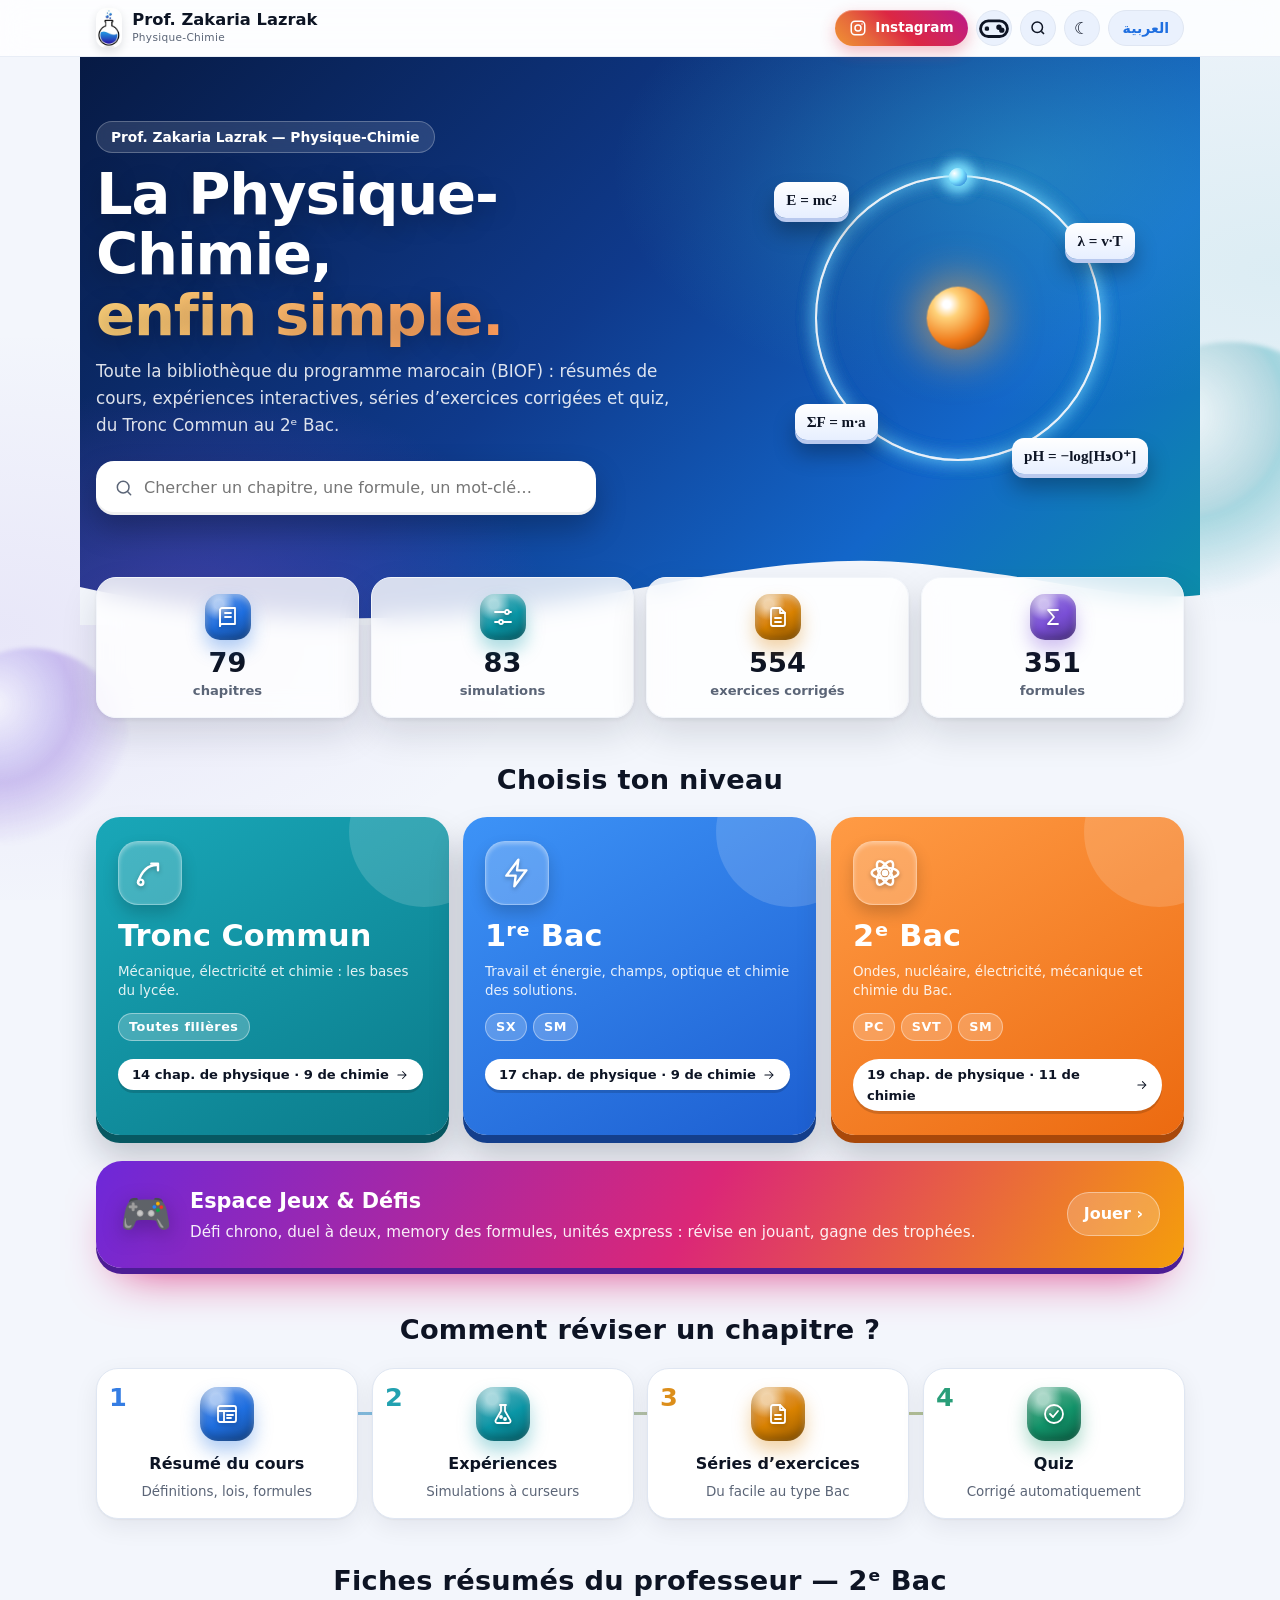
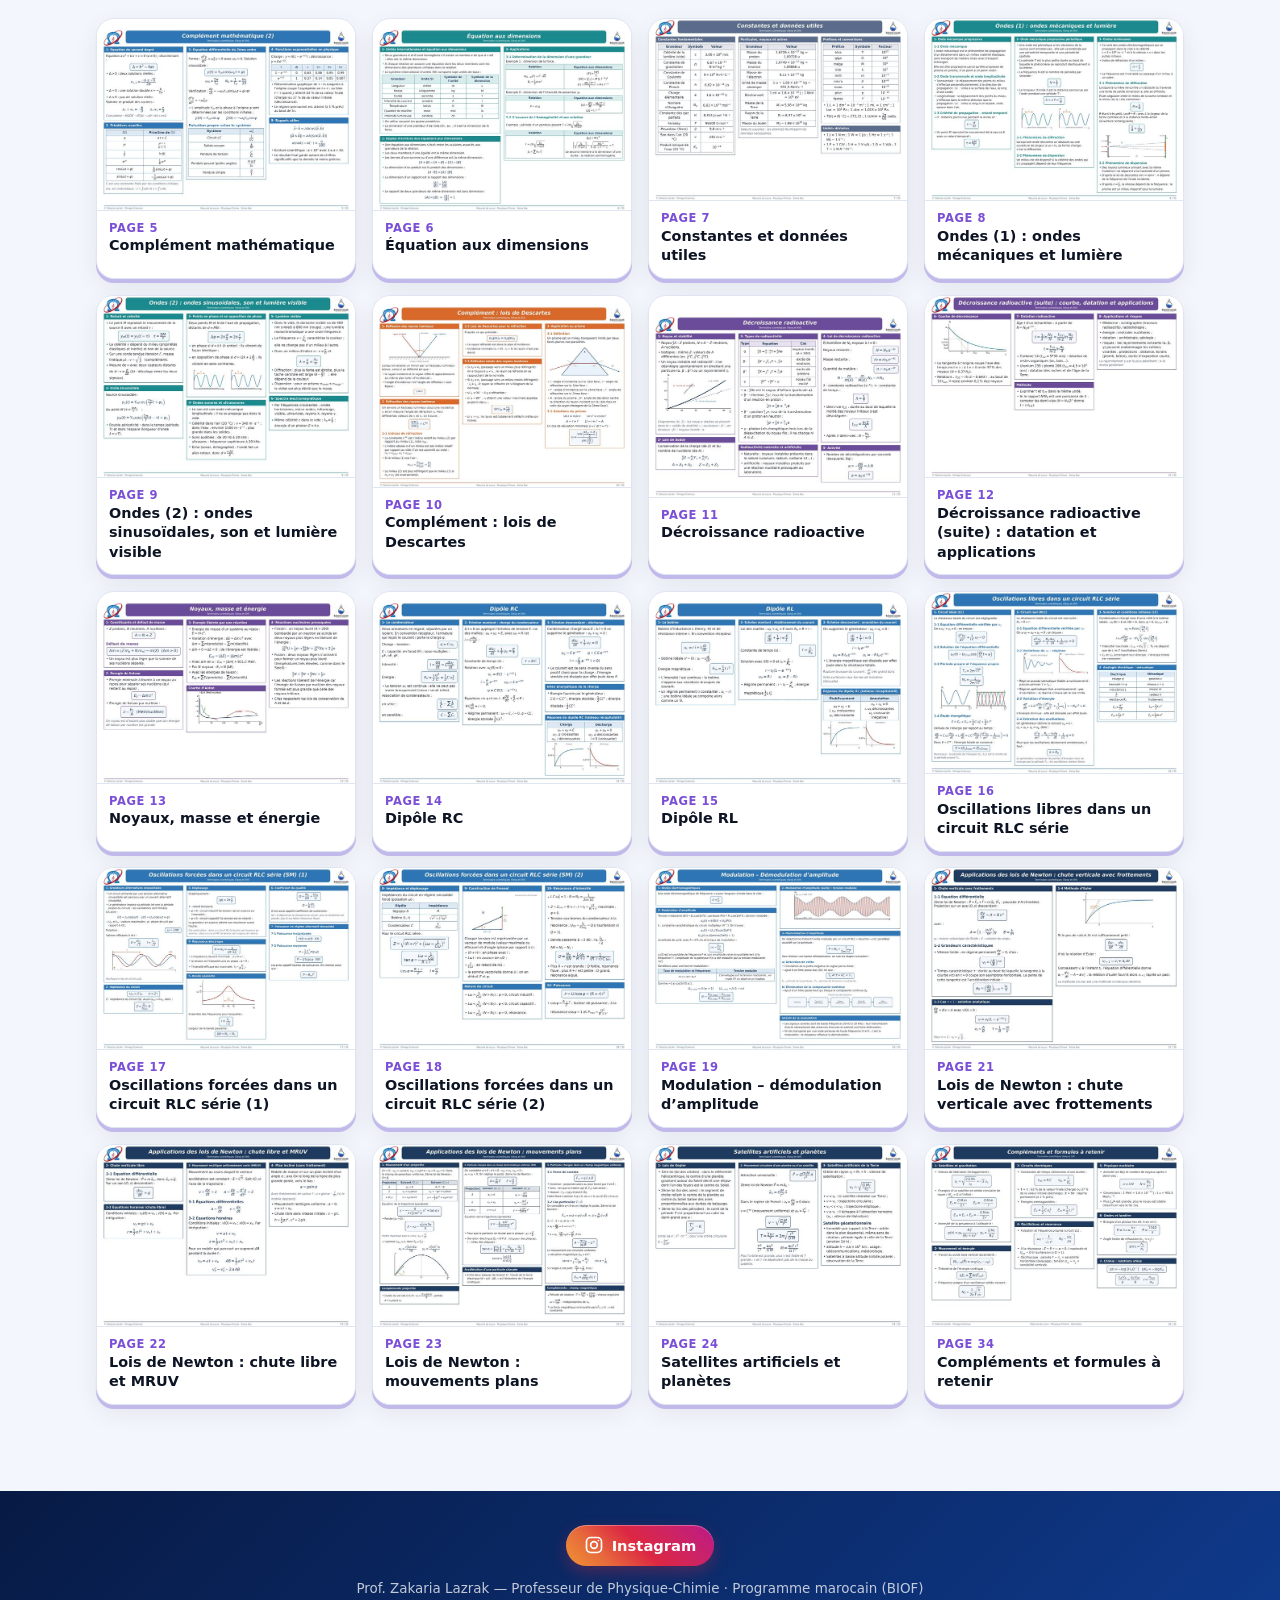
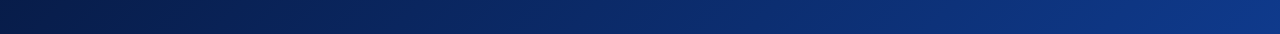
<file: index.html>
<!doctype html>
<html lang="fr" dir="ltr">
<head>
<meta charset="utf-8">
<meta name="viewport" content="width=device-width, initial-scale=1">
<title>Bibliothèque de Physique-Chimie | Zakaria Lazrak</title>
<meta name="description" content="Bibliothèque de physique-chimie : cours, formules, simulations interactives et exercices corrigés — Tronc Commun, 1ʳᵉ Bac, 2ᵉ Bac (programme marocain).">
<link rel="icon" href="assets/icon.jpg">
<link rel="stylesheet" id="css">
<link rel="stylesheet" href="assets/katex/katex.min.css">
<style>body { visibility: hidden; }</style>
<noscript><style>body { visibility: visible; }</style></noscript>
</head>
<body>
<header class="top">
  <a class="brand" href="#/">
    <img src="assets/icon.jpg" alt="" width="34" height="52">
    <span><b>Prof. Zakaria Lazrak</b><small>Physique-Chimie</small></span>
  </a>
  <div class="acts">
    <a id="insta-top" class="insta mini" href="https://instagram.com/zakarialazrak" target="_blank" rel="noopener" aria-label="Instagram">
      <svg viewBox="0 0 24 24" fill="none" stroke="currentColor" stroke-width="2" aria-hidden="true"><rect x="3" y="3" width="18" height="18" rx="5"/><circle cx="12" cy="12" r="4"/><circle cx="17.3" cy="6.7" r="1" fill="currentColor" stroke="none"/></svg>
      <span>Instagram</span>
    </a>
    <button id="lockbtn" class="theme" type="button" hidden aria-label="Verrouiller">🔓</button>
    <a id="jeuxbtn" class="theme" href="#/jeux" aria-label="Jeux"><svg viewBox="0 0 24 24" fill="none" stroke="currentColor" stroke-width="2" aria-hidden="true"><rect x="2.5" y="7" width="19" height="11" rx="5.5"/><path d="M7 11v3M5.5 12.5h3"/><circle cx="15.5" cy="11.5" r=".9" fill="currentColor"/><circle cx="17.5" cy="13.5" r=".9" fill="currentColor"/></svg></a>
    <a id="searchbtn" class="theme" href="#/recherche" aria-label="Recherche"><svg viewBox="0 0 24 24" fill="none" stroke="currentColor" stroke-width="2" aria-hidden="true"><circle cx="11" cy="11" r="7"/><path d="m20 20-3.5-3.5"/></svg></a>
    <button id="theme" class="theme" type="button"></button>
    <button id="lang" class="lang" type="button" aria-label="Changer de langue / تغيير اللغة"></button>
  </div>
</header>
<main id="app"></main>
<footer class="foot">
  <a id="insta" class="insta" href="https://instagram.com/zakarialazrak" target="_blank" rel="noopener">
    <svg viewBox="0 0 24 24" fill="none" stroke="currentColor" stroke-width="2" aria-hidden="true"><rect x="3" y="3" width="18" height="18" rx="5"/><circle cx="12" cy="12" r="4"/><circle cx="17.3" cy="6.7" r="1" fill="currentColor" stroke="none"/></svg>
    Instagram
  </a>
  <span id="foot"></span>
</footer>
<script>
  // Chargement des fichiers du site avec le numéro de version lu dans version.txt :
  // après une mise à jour, les élèves reçoivent tout de suite les nouveaux fichiers (pas d'ancienne copie en cache).
  (function () {
    var files = ['assets/katex/katex.min.js', 'assets/katex/auto-render.min.js', 'contenu/programme.js', 'contenu/outils.js', 'js/sims.js', 'js/sims-chimie.js', 'js/sims-plus.js', 'js/sims-elec.js', 'js/sims-noyau.js', 'js/data.js', 'js/data-chimie.js', 'js/extra.js', 'js/resume.js', 'js/series.js', 'js/fiches.js', 'js/stepsims.js', 'js/exos.js', 'js/exos-tc.js', 'js/exos-1bac.js', 'js/exos-2bac.js', 'js/exos-plus.js', 'js/exos-tc2.js', 'js/exos-1bac2.js', 'js/exos-2bac2.js', 'contenu/exp-tc.js', 'contenu/exp-1bac.js', 'contenu/exp-2bac.js', 'contenu/phet.js', 'contenu/scifunlab.js', 'js/details.js', 'js/tex.js', 'js/verrou.js', 'js/jeux-data.js', 'js/jeux-data-tc.js', 'js/jeux-data-1bac.js', 'js/jeux-data-2bac.js', 'js/jeux-gen.js', 'js/culture.js', 'js/jeux.js', 'js/jeux3d.js', 'js/defis.js', 'js/organique.js', 'js/app.js'];
    var show = function () { document.body.style.visibility = 'visible'; };
    function load(v) {
      window.__V = v; var q = v ? '?v=' + encodeURIComponent(v) : '';
      var css = document.getElementById('css'); css.onload = css.onerror = show; css.href = 'css/style.css' + q;
      files.forEach(function (f) { var s = document.createElement('script'); s.src = f + q; s.async = false; document.body.appendChild(s); });
      setTimeout(show, 2500);
    }
    try {
      fetch('version.txt?t=' + Date.now(), { cache: 'no-store' })
        .then(function (r) { return r.ok ? r.text() : ''; })
        .then(function (t) { load(t.trim().slice(0, 40)); }, function () { load(''); });
    } catch (e) { load(''); }
  })();
</script>
</body>
</html>
</file>
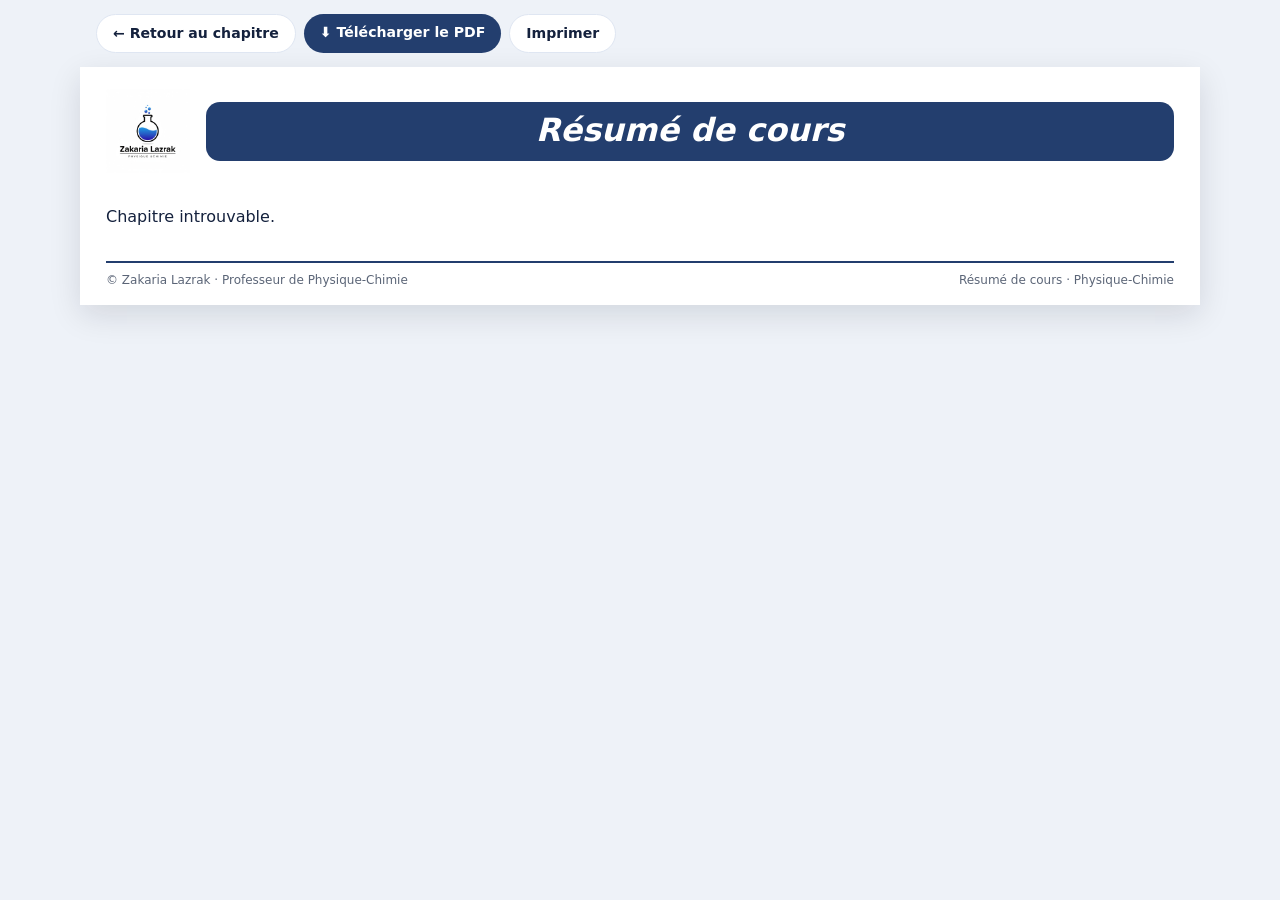
<file: resumes/resume.html>
<!doctype html>
<html lang="fr">
<head>
<meta charset="utf-8">
<meta name="viewport" content="width=device-width, initial-scale=1">
<title>Résumé de cours | Zakaria Lazrak</title>
<link rel="icon" href="../assets/icon.jpg">
<link rel="stylesheet" href="../assets/katex/katex.min.css">
<style>
  :root { --c: #233e6e; --ink: #14213d; --mute: #5b6577; --line: #dfe6f2; }
  * { box-sizing: border-box; }
  body { margin: 0; background: #eef2f8; color: var(--ink); font-family: system-ui, -apple-system, "Segoe UI", Tahoma, sans-serif; line-height: 1.5; }
  .bar { max-width: 1120px; margin: 0 auto; padding: 14px 16px 0; display: flex; flex-wrap: wrap; gap: 8px; }
  .bar a, .bar button { font: inherit; font-weight: 700; font-size: .88rem; cursor: pointer; border: 0; border-radius: 999px; padding: 8px 16px; color: #fff; background: var(--c); text-decoration: none; }
  .bar .alt { color: var(--ink); background: #fff; border: 1px solid var(--line); }
  .sheet { max-width: 1120px; margin: 14px auto 30px; background: #fff; padding: 22px 26px 16px; box-shadow: 0 10px 30px rgba(13, 20, 36, .12); }
  .top { display: flex; align-items: center; gap: 16px; }
  .top img { width: 84px; height: 84px; object-fit: cover; flex: none; }
  .ttl { flex: 1; color: #fff; background: var(--c); border-radius: 14px; padding: 10px 18px; text-align: center; }
  .ttl h1 { margin: 0; font-size: clamp(1.3rem, 3vw, 2rem); font-style: italic; line-height: 1.15; }
  .ttl p { margin: 2px 0 0; font-size: .85rem; opacity: .9; }
  .cols { display: grid; grid-template-columns: repeat(3, minmax(0, 1fr)); gap: 16px; margin-top: 16px; align-items: start; }
  .box { border: 1.5px solid var(--c); }
  .box h2 { margin: 0; padding: 6px 12px; font-size: .98rem; color: #fff; background: var(--c); }
  .box > div { padding: 10px 12px; font-size: .9rem; }
  .box p { margin: 0 0 8px; }
  ul { margin: 0; padding-left: 18px; }
  li { margin-bottom: 6px; }
  li::marker { color: var(--c); }
  ol { margin: 8px 0 0; padding-left: 20px; }
  .fm { margin-bottom: 10px; }
  .fm small { display: block; color: var(--mute); font-size: .8rem; margin-bottom: 3px; }
  .eq { display: inline-block; max-width: 100%; overflow-x: auto; border: 1.5px solid var(--c); border-radius: 10px; padding: 4px 12px; background: #f4f7fc; }
  .foot { display: flex; justify-content: space-between; gap: 10px; margin-top: 16px; padding-top: 8px; border-top: 2px solid var(--c); font-size: .75rem; color: var(--mute); }
  .katex { font-size: 1.02em; }
  @media (max-width: 860px) { .cols { grid-template-columns: 1fr; } .sheet { padding: 14px; } .top img { width: 60px; height: 60px; } }
  @page { size: A4 landscape; margin: 8mm; }
  @media print {
    body { background: #fff; }
    .bar { display: none; }
    .sheet { margin: 0; max-width: none; box-shadow: none; padding: 0; }
    .cols { grid-template-columns: repeat(3, minmax(0, 1fr)); }
    .box, .ttl, .box h2 { -webkit-print-color-adjust: exact; print-color-adjust: exact; }
    .box > div { font-size: .76rem; padding: 8px 10px; }
    .fm { margin-bottom: 4px; }
    .fm small { font-size: .7rem; margin-bottom: 1px; }
    .eq { padding: 2px 10px; }
    li { margin-bottom: 4px; }
    .top img { width: 70px; height: 70px; }
    .ttl h1 { font-size: 1.6rem; }
    .cols { margin-top: 12px; gap: 12px; }
  }
</style>
</head>
<body>
<nav class="bar">
  <a id="back" class="alt" href="../index.html">← Retour au chapitre</a>
  <a id="dl" href="#" download>⬇ Télécharger le PDF</a>
  <button id="pr" class="alt" type="button">Imprimer</button>
</nav>
<article class="sheet">
  <header class="top">
    <img src="../assets/logo.jpg" alt="Zakaria Lazrak — Physique &amp; Chimie">
    <div class="ttl"><h1 id="ttl">Résumé de cours</h1><p id="lvl"></p></div>
  </header>
  <div class="cols" id="cols"></div>
  <footer class="foot"><span>© Zakaria Lazrak · Professeur de Physique-Chimie</span><span id="fl">Résumé de cours · Physique-Chimie</span></footer>
</article>
<script src="../js/data.js"></script>
<script src="../js/data-chimie.js"></script>
<script src="../js/extra.js"></script>
<script src="../js/resume.js"></script>
<script src="../js/tex.js"></script>
<script>
  (function () {
    var id = (location.search.match(/[?&]c=([\w-]+)/) || [])[1] || '';
    var l = null, lv = null, dom = null;
    LEVELS.forEach(function (v) { v.domains.forEach(function (d) { d.lessons.forEach(function (x) { if (x.id === id) { l = x; lv = v; dom = d; } }); }); });
    if (!l) { document.getElementById('cols').innerHTML = '<p>Chapitre introuvable.</p>'; return; }
    var colors = { meca: '#233e6e', elec: '#2e75b6', opt: '#d9692a', onde: '#1b8a8f', nuc: '#6d4c9f', chim: '#2f8f5b' };
    var key = /Chimie/.test(dom.fr) ? 'chim' : /lectricit/.test(dom.fr) ? 'elec' : /Optique/.test(dom.fr) ? 'opt' : /Ondes/.test(dom.fr) ? 'onde' : /nucl/.test(dom.fr) ? 'nuc' : 'meca';
    document.documentElement.style.setProperty('--c', colors[key]);
    var X = EXTRA[id], keys = RESUME[id] || [];
    document.getElementById('ttl').textContent = l.fr;
    document.getElementById('lvl').textContent = lv.fr + ' · ' + dom.fr;
    document.getElementById('fl').textContent = 'Résumé de cours · Physique-Chimie · ' + lv.tag;
    document.getElementById('back').href = '../index.html#/chapitre/' + id;
    document.getElementById('dl').href = 'pdf/' + id + '.pdf';
    document.title = 'Résumé — ' + l.fr + ' | Zakaria Lazrak';
    var c1 = '<p>' + esc(l.exFr) + '</p>';
    var c2 = '<ul>' + keys.map(function (s) { return '<li>' + mk(s) + '</li>'; }).join('') + '</ul>';
    var c3 = l.f.map(function (f, n) { var tx = X && X.tex[n] ? X.tex[n] : toTex(f[0]); return '<div class="fm"><small>' + esc(f[1]) + '</small><span class="eq">\\(' + tx + '\\)</span></div>'; }).join('');
    document.getElementById('cols').innerHTML =
      '<section class="box"><h2>1- L’essentiel</h2><div>' + c1 + '</div></section>' +
      '<section class="box"><h2>2- À retenir</h2><div>' + c2 + '</div></section>' +
      '<section class="box"><h2>3- Formules à connaître</h2><div>' + c3 + '</div></section>';
    document.getElementById('pr').addEventListener('click', function () { window.print(); });
  })();
  // réduit une formule trop large pour qu'elle tienne dans sa colonne
  function fit() {
    document.querySelectorAll('.eq').forEach(function (e) {
      var m = e.querySelector('.katex'); if (!m) return;
      for (var f = 100; e.scrollWidth > e.clientWidth + 1 && f > 55; f -= 5) m.style.setProperty('font-size', (f - 5) / 100 + 'em', 'important');
    });
  }
  window.addEventListener('beforeprint', fit);
</script>
<script src="../assets/katex/katex.min.js"></script>
<script src="../assets/katex/auto-render.min.js"></script>
<script>
  // formules avec KaTeX ; window.__ready = true quand tout est prêt (utilisé par tools/*.js pour les PDF)
  renderMathInElement(document.body, { delimiters: [{ left: '\\(', right: '\\)', display: false }, { left: '\\[', right: '\\]', display: true }], throwOnError: false, strict: false });
  fit();
  window.__ready = true;
</script>
</body>
</html>
</file>
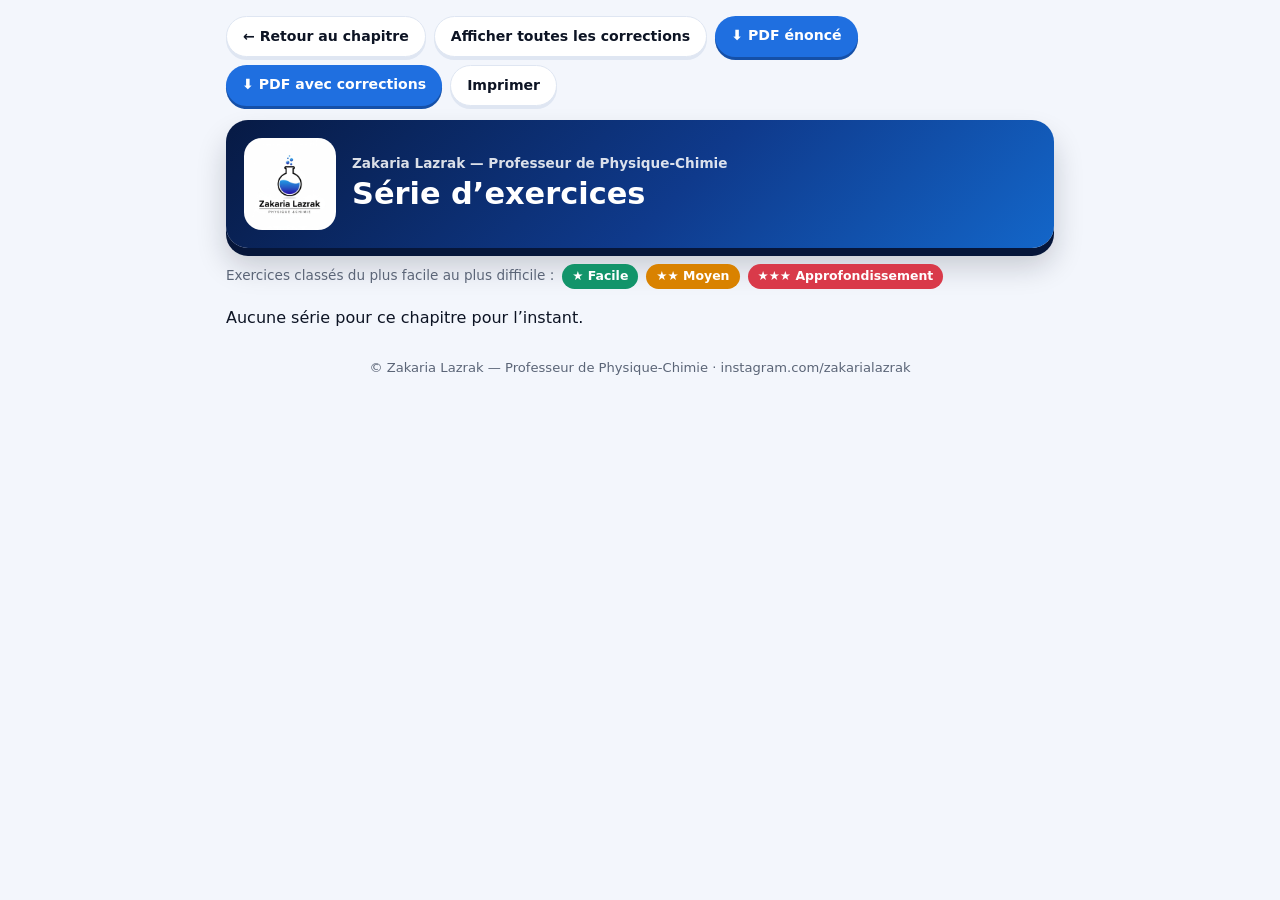
<file: series/serie.html>
<!doctype html>
<html lang="fr">
<head>
<meta charset="utf-8">
<meta name="viewport" content="width=device-width, initial-scale=1">
<title>Série d'exercices | Zakaria Lazrak</title>
<link rel="icon" href="../assets/icon.jpg">
<script>try { var th = localStorage.getItem('theme'); if (th === 'dark' || th === 'light') document.documentElement.dataset.theme = th; } catch (e) { /* stockage indisponible */ }</script>
<link rel="stylesheet" href="../assets/katex/katex.min.css">
<style>
  :root { --th: #eef3fb; --sol: #eaf7f1; --ink: #0d1424; --mute: #5b6577; --line: #dfe6f2; --bg: #f3f6fc; --card: #fff; --brand: #1f6fe0; --e1: #12946a; --e2: #d98200; --e3: #d93a4a; }
  * { box-sizing: border-box; }
  body { margin: 0; background: var(--bg); color: var(--ink); font-family: system-ui, -apple-system, "Segoe UI", Tahoma, sans-serif; line-height: 1.65; }
  .page { max-width: 860px; margin: 0 auto; padding: 16px 16px 40px; }
  .bar { display: flex; flex-wrap: wrap; gap: 8px; margin-bottom: 14px; }
  .bar a, .bar button { font: inherit; font-weight: 700; font-size: .88rem; cursor: pointer; border: 0; border-radius: 999px; padding: 8px 16px; color: #fff; background: var(--brand); box-shadow: 0 3px 0 #1550a8; text-decoration: none; }
  .bar .alt { color: var(--ink); background: #fff; border: 1px solid var(--line); box-shadow: 0 3px 0 var(--line); }
  header.head { display: flex; align-items: center; gap: 16px; padding: 18px; border-radius: 22px; color: #fff; background: linear-gradient(135deg, #071a44, #0f3a8c 55%, #1366c9); box-shadow: 0 8px 0 #06163a, 0 18px 30px rgba(13, 20, 36, .2); }
  header.head img { width: 92px; height: 92px; border-radius: 18px; background: #fff; flex: none; object-fit: cover; }
  .who { margin: 0; font-size: .85rem; opacity: .85; font-weight: 600; }
  h1 { margin: 2px 0 4px; font-size: clamp(1.3rem, 4vw, 1.9rem); line-height: 1.2; }
  .lvl { margin: 0; font-size: .9rem; font-weight: 700; color: #ffd27a; }
  .legend { display: flex; flex-wrap: wrap; gap: 8px; margin: 16px 0 6px; font-size: .85rem; color: var(--mute); }
  .tag { display: inline-flex; align-items: center; gap: 4px; font-weight: 700; font-size: .78rem; border-radius: 999px; padding: 2px 10px; color: #fff; }
  .d1 { background: var(--e1); } .d2 { background: var(--e2); } .d3 { background: var(--e3); }
  .exo { background: var(--card); border: 1px solid var(--line); border-left: 6px solid var(--c); border-radius: 18px; padding: 16px 18px; margin-top: 16px; box-shadow: 0 5px 0 var(--line); break-inside: avoid; }
  .exo h2 { margin: 0 0 8px; font-size: 1.08rem; display: flex; flex-wrap: wrap; align-items: center; gap: 8px; }
  .q { overflow-x: auto; }
  .fig { margin: 10px 0 0; text-align: center; overflow-x: auto; }
  .fig svg { max-width: 100%; height: auto; }
  .tab { border-collapse: collapse; margin: 4px 0 10px; font-size: .9rem; }
  .tab th, .tab td { border: 1px solid #b8c4d8; padding: 4px 8px; text-align: center; }
  .tab th { background: #eef3fb; }
  details { margin-top: 12px; }
  summary { cursor: pointer; font-weight: 700; color: var(--brand); width: fit-content; }
  .s { margin-top: 10px; padding: 12px 14px; border-radius: 12px; background: #eaf7f1; overflow-x: auto; }
  footer { margin-top: 26px; text-align: center; font-size: .82rem; color: var(--mute); }
  .katex { font-size: 1.05em; }
  .bar .alt { background: var(--card); } .tab th { background: var(--th); } .s { background: var(--sol); }
  /* mode sombre (réglage de l’appareil ou bouton ☾ du site) ; l’impression reste claire */
  @media (prefers-color-scheme: dark) { :root:not([data-theme="light"]) { --ink: #e6ecf8; --mute: #9aa6bf; --line: #26324f; --bg: #0a0f1e; --card: #121a30; --brand: #4d8ff0; --th: #1a2440; --sol: #0f2a22; } }
  :root[data-theme="dark"] { --ink: #e6ecf8; --mute: #9aa6bf; --line: #26324f; --bg: #0a0f1e; --card: #121a30; --brand: #4d8ff0; --th: #1a2440; --sol: #0f2a22; }
  :root[data-theme="dark"] .fig svg, :root:not([data-theme="light"]) .fig svg { background: #fff; border-radius: 10px; }
  @media print {
    body { background: #fff; } :root:not(.x1):not(.x2):not(.x3) { --ink: #0d1424; --mute: #5b6577; --line: #dfe6f2; --card: #fff; --brand: #1f6fe0; --th: #eef3fb; --sol: #eaf7f1; }
    .bar, summary { display: none; }
    .page { padding: 0; max-width: none; }
    header.head { box-shadow: none; -webkit-print-color-adjust: exact; print-color-adjust: exact; }
    .exo { box-shadow: none; }
    .tag, header.head { -webkit-print-color-adjust: exact; print-color-adjust: exact; }
    body:not(.avec) details { display: none; }
    .legend { margin-top: 10px; }
    body.avec details > .s { display: block; }
  }
</style>
</head>
<body>
<div class="page">
  <nav class="bar">
    <a id="back" class="alt" href="../index.html">← Retour au chapitre</a>
    <button id="all" class="alt" type="button">Afficher toutes les corrections</button>
    <a id="d1" href="#" download>⬇ PDF énoncé</a>
    <a id="d2" href="#" download>⬇ PDF avec corrections</a>
    <button id="p1" class="alt" type="button">Imprimer</button>
  </nav>
  <header class="head">
    <img src="../assets/logo.jpg" alt="Zakaria Lazrak — Physique &amp; Chimie">
    <div>
      <p class="who">Zakaria Lazrak — Professeur de Physique-Chimie</p>
      <h1 id="ttl">Série d’exercices</h1>
      <p class="lvl" id="lvl"></p>
    </div>
  </header>
  <div class="legend">Exercices classés du plus facile au plus difficile :
    <span class="tag d1">★ Facile</span><span class="tag d2">★★ Moyen</span><span class="tag d3" id="lab3">★★★ Approfondissement</span></div>
  <main id="list"></main>
  <footer>© Zakaria Lazrak — Professeur de Physique-Chimie · instagram.com/zakarialazrak</footer>
</div>
<script src="../js/verrou.js"></script>
<script src="../contenu/programme.js"></script>
<script src="../contenu/outils.js"></script>
<script src="../js/data.js"></script>
<script src="../js/data-chimie.js"></script>
<script src="../js/exos.js"></script>
<script src="../js/exos-tc.js"></script>
<script src="../js/exos-1bac.js"></script>
<script src="../js/exos-2bac.js"></script>
<script src="../js/exos-plus.js"></script>
<script src="../js/exos-tc2.js"></script>
<script src="../js/exos-1bac2.js"></script>
<script src="../js/exos-2bac2.js"></script>
<script>
  (function () {
    var id = (location.search.match(/[?&]c=([\w-]+)/) || [])[1] || '';
    var lesson = null, level = null;
    LEVELS.forEach(function (lv) { lv.domains.forEach(function (d) { d.lessons.forEach(function (l) { if (l.id === id) { lesson = l; level = lv; } }); }); });
    var list = EXOS[id] || [];
    var lab = ['', '★ Facile', '★★ Moyen', id.indexOf('2b') === 0 ? '★★★ Type Bac' : '★★★ Approfondissement'], col = ['', 'var(--e1)', 'var(--e2)', 'var(--e3)'];
    var esc = function (s) { return String(s).replace(/[&<>"]/g, function (c) { return { '&': '&amp;', '<': '&lt;', '>': '&gt;', '"': '&quot;' }[c]; }); };
    if (lesson) {
      document.getElementById('ttl').textContent = 'Série d’exercices — ' + lesson.fr;
      document.getElementById('lvl').textContent = level.fr + ' · ' + list.length + ' exercices corrigés';
      document.getElementById('back').href = '../index.html#/chapitre/' + id + '/series';
      document.getElementById('d1').href = 'pdf/' + id + '.pdf';
      document.getElementById('d2').href = 'pdf/' + id + '-corrige.pdf';
      document.title = 'Série — ' + lesson.fr + ' | Zakaria Lazrak';
    }
    if (id.indexOf('2b') === 0) document.getElementById('lab3').textContent = '★★★ Type Bac';
    var sorted = list.slice().sort(function (a, b) { return a.d - b.d; });
    document.getElementById('list').innerHTML = sorted.length ? sorted.map(function (e, n) {
      return '<section class="exo" style="--c:' + col[e.d] + '"><h2>Exercice ' + (n + 1) + ' — ' + esc(e.t) + ' <span class="tag d' + e.d + '">' + lab[e.d] + '</span></h2>' +
        '<div class="q">' + e.q + '</div>' + (e.fig ? '<figure class="fig">' + e.fig + '</figure>' : '') + '<details><summary>Afficher la correction</summary><div class="s">' + e.s + '</div></details></section>';
    }).join('') : '<p>Aucune série pour ce chapitre pour l’instant.</p>';
    var open = false;
    // corrections réservées : code du professeur (sauf génération des PDF par les outils : ?pdf=1)
    var tool = /[?&]pdf=1/.test(location.search), V = function () { return tool || !window.VERROU || VERROU.ok(); };
    var MSG = 'Les corrections sont réservées : entrez le code donné par le professeur.';
    document.querySelectorAll('details summary').forEach(function (s) { s.addEventListener('click', function (ev) { if (V() || s.parentNode.open) return; ev.preventDefault(); VERROU.ask(function () { s.parentNode.open = true; }, null, MSG); }); });
    document.getElementById('d2').addEventListener('click', function (ev) { if (V()) return; ev.preventDefault(); var a = this; VERROU.ask(function () { a.click(); }, null, MSG); });
    document.getElementById('all').addEventListener('click', function () {
      var b = this; if (!open && !V()) { VERROU.ask(function () { b.click(); }, null, MSG); return; }
      open = !open;
      document.querySelectorAll('details').forEach(function (d) { d.open = open; });
      this.textContent = open ? 'Masquer les corrections' : 'Afficher toutes les corrections';
    });
    document.getElementById('p1').addEventListener('click', function () { document.body.classList.remove('avec'); window.print(); });
    if (/[?&]cor=1/.test(location.search) && V()) { open = true; document.body.classList.add('avec'); document.querySelectorAll('details').forEach(function (d) { d.open = true; }); }
    if (/[?&]pdf=1/.test(location.search)) document.body.classList.add('pdf');
  })();
</script>
<script src="../assets/katex/katex.min.js"></script>
<script src="../assets/katex/auto-render.min.js"></script>
<script>
  // formules avec KaTeX ; window.__ready = true quand tout est prêt (utilisé par tools/*.js pour les PDF)
  renderMathInElement(document.body, { delimiters: [{ left: '\\(', right: '\\)', display: false }, { left: '\\[', right: '\\]', display: true }], throwOnError: false, strict: false });
  
  window.__ready = true;
</script>
</body>
</html>
</file>
